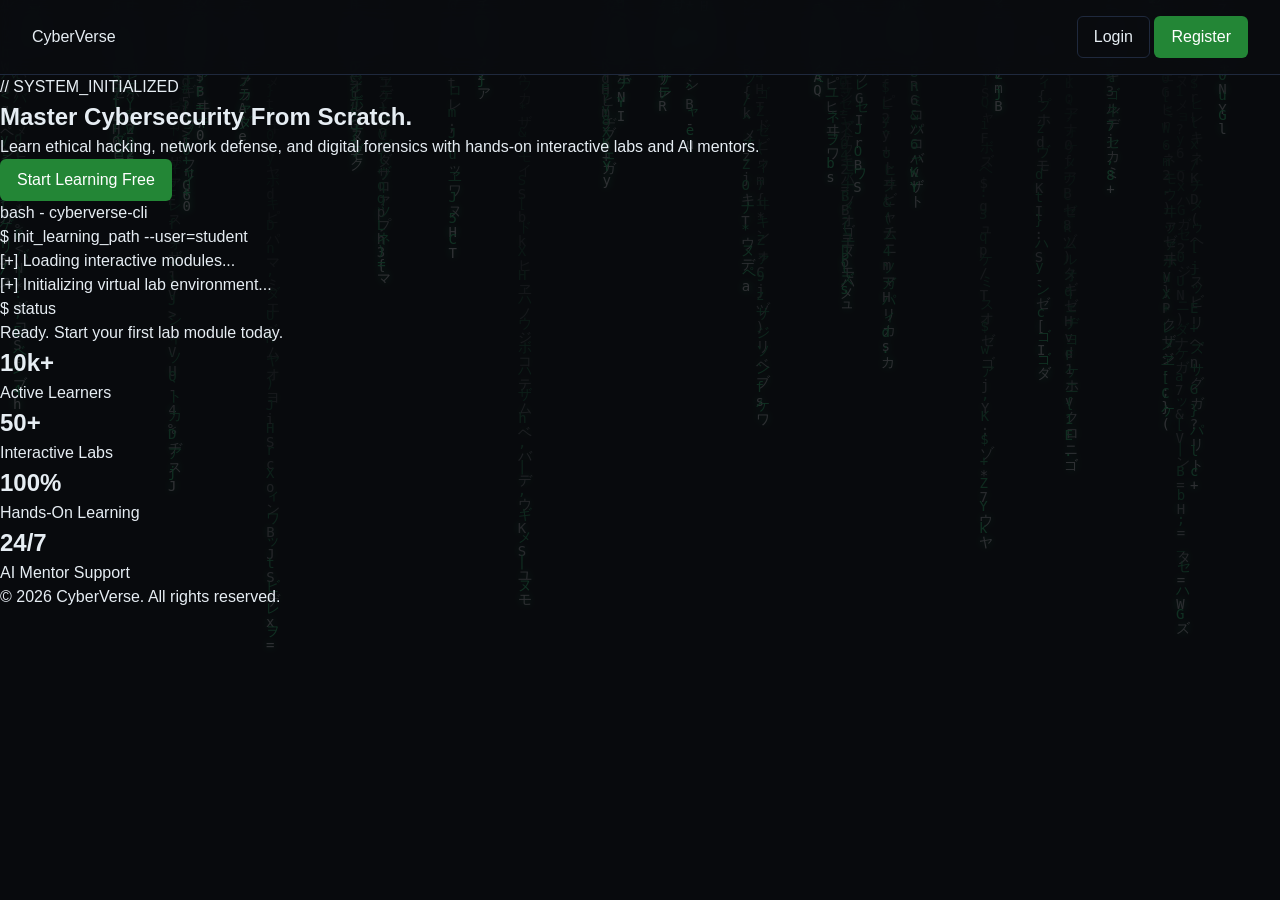
<file: cyberverse-frontend/index.html>
<!DOCTYPE html>
<html lang="en">

<head>
    <meta charset="UTF-8">
    <meta name="viewport" content="width=device-width, initial-scale=1.0">
    <title>CyberVerse — Master Cybersecurity</title>
    <link rel="stylesheet" href="css/style.css">
    <link rel="stylesheet" href="css/auth.css">
</head>

<body>

    <!-- Hacker Matrix Background -->
    <canvas id="matrixCanvas"></canvas>

    <!-- Top Navigation Bar -->
    <header class="navbar">
        <div class="logo">
            CyberVerse
        </div>

        <!-- Login and Register options in Navigation Bar -->
        <div id="navAuthArea" class="nav-buttons">
            <a href="login.html" class="btn btn-ghost">Login</a>
            <a href="register.html" class="btn btn-primary">Register</a>
        </div>
    </header>

    <main>
        <!-- Hero Section -->
        <section class="hero">
            <div>
                <p class="terminal-label">// SYSTEM_INITIALIZED</p>
                <h1>Master <span>Cybersecurity</span> From Scratch.</h1>
                <p class="hero-text">
                    Learn ethical hacking, network defense, and digital forensics with hands-on interactive labs and AI mentors.
                </p>
                <div class="hero-buttons">
                    <a href="register.html" class="btn btn-primary">Start Learning Free</a>
                </div>
            </div>

            <!-- Terminal Component -->
            <div class="terminal">
                <div class="terminal-header">
                    <span class="terminal-dot"></span>
                    <span class="terminal-dot"></span>
                    <span class="terminal-dot"></span>
                    <span class="terminal-title">bash - cyberverse-cli</span>
                </div>
                <div class="terminal-body">
                    <p class="green">$ init_learning_path --user=student</p>
                    <p class="output">[+] Loading interactive modules...</p>
                    <p class="output">[+] Initializing virtual lab environment...</p>
                    <p class="green">$ status</p>
                    <p class="output">Ready. Start your first lab module today.</p>
                </div>
            </div>
        </section>

        <!-- Stats Section -->
        <section class="stats">
            <div class="stat-card">
                <h2>10k+</h2>
                <p>Active Learners</p>
            </div>
            <div class="stat-card">
                <h2>50+</h2>
                <p>Interactive Labs</p>
            </div>
            <div class="stat-card">
                <h2>100%</h2>
                <p>Hands-On Learning</p>
            </div>
            <div class="stat-card">
                <h2>24/7</h2>
                <p>AI Mentor Support</p>
            </div>
        </section>
    </main>

    <footer>
        <p class="copyright">&copy; 2026 CyberVerse. All rights reserved.</p>
    </footer>

    <!-- Scripts -->
    <script src="js/script.js"></script>
    <script src="js/auth.js"></script>
</body>

</html>
</file>
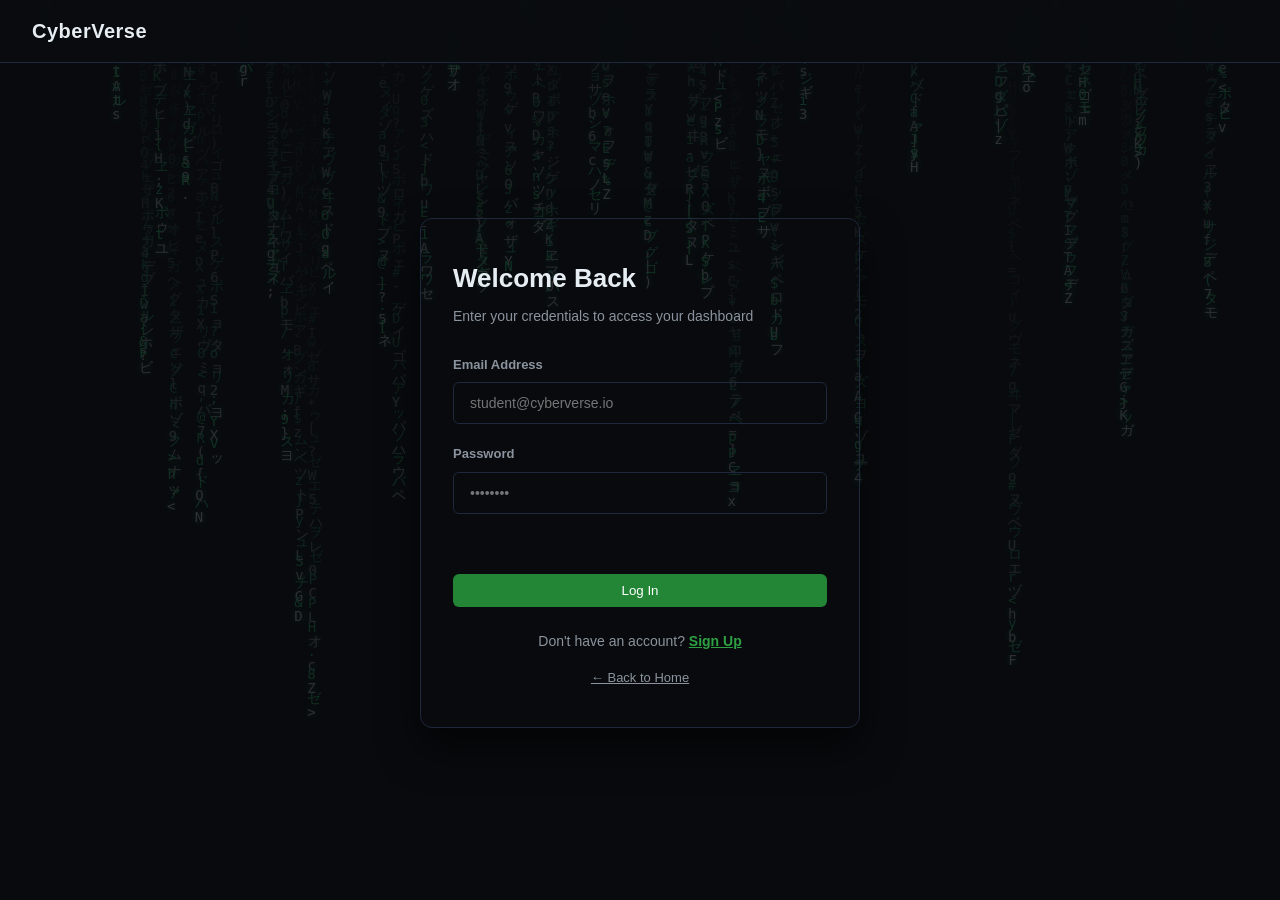
<file: cyberverse-frontend/dashboard.html>
<!DOCTYPE html>
<html lang="en">

<head>
    <meta charset="UTF-8">
    <meta name="viewport" content="width=device-width, initial-scale=1.0">
    <title>CyberVerse — Dashboard</title>
    <link rel="stylesheet" href="css/style.css">
    <link rel="stylesheet" href="css/auth.css">
</head>

<body>

    <canvas id="matrixCanvas"></canvas>

    <header class="navbar">

        <div class="logo">
            <a href="index.html">CyberVerse</a>
        </div>

        <div class="profile-dropdown">
            <button id="avatarBtn" class="avatar-btn" aria-label="User Menu">
                <img id="userAvatarImg" src="" alt="Profile" style="display: none;">
                <svg id="defaultAvatarSvg" width="24" height="24" viewBox="0 0 24 24" fill="currentColor">
                    <path d="M12 2C6.48 2 2 6.48 2 12s4.48 10 10 10 10-4.48 10-10S17.52 2 12 2zm0 3c1.66 0 3 1.34 3 3s-1.34 3-3 3-3-1.34-3-3 1.34-3 3-3zm0 14.2c-2.5 0-4.71-1.28-6-3.22.03-1.99 4-3.08 6-3.08 1.99 0 5.97 1.09 6 3.08-1.29 1.94-3.5 3.22-6 3.22z"/>
                </svg>
            </button>
            
            <div id="dropdownMenu" class="dropdown-content">
                <a href="index.html">Home</a>
                <a href="roadmaps.html">Roadmaps</a>
                <a href="courses.html">Courses</a>
                <a href="labs.html">Labs</a>
                <a href="ai-mentors.html">AI Mentors</a>
                <a href="#" id="openSettingsBtn">Settings</a>
                <a href="#" id="logoutBtn" class="dropdown-logout">Logout</a>
            </div>
        </div>

    </header>

    <!-- Hidden file input triggered by Settings option -->
    <input type="file" id="profilePicInput" accept="image/*" style="display: none;">

    <main class="dashboard-container">

        <section class="dashboard-header">
            <div>
                <p class="dashboard-label">// USER DASHBOARD</p>
                <h1>Welcome, <span id="userName">Student</span></h1>
                <p id="userEmail"></p>
            </div>
        </section>

        <section class="dashboard-stats">
            <div class="dashboard-card">
                <span>📚</span>
                <h2 id="completedLessons">0</h2>
                <p>Lessons Completed</p>
            </div>

            <div class="dashboard-card">
                <span>🧪</span>
                <h2 id="completedLabs">0</h2>
                <p>Labs Completed</p>
            </div>

            <div class="dashboard-card">
                <span>🎯</span>
                <h2 id="quizScore">0%</h2>
                <p>Quiz Average</p>
            </div>
        </section>

        <section class="progress-section">
            <h2>Your Learning Progress</h2>
            <div class="progress-bar">
                <div id="progressFill" class="progress-fill"></div>
            </div>
            <p id="progressText">0% completed</p>
        </section>

        <section class="modules">
            <h2>Learning Modules</h2>

            <div class="module-list">
                <div class="module-row">
                    <span>01</span>
                    <div>
                        <h3>Cybersecurity Fundamentals</h3>
                        <p>Computers, networks and security basics.</p>
                    </div>
                    <button class="module-btn">Start</button>
                </div>

                <div class="module-row">
                    <span>02</span>
                    <div>
                        <h3>Security Hygiene</h3>
                        <p>Passwords, MFA and safe browsing.</p>
                    </div>
                    <button class="module-btn">Start</button>
                </div>

                <div class="module-row">
                    <span>03</span>
                    <div>
                        <h3>Common Cyber Threats</h3>
                        <p>Phishing, malware and social engineering.</p>
                    </div>
                    <button class="module-btn">Start</button>
                </div>

                <div class="module-row">
                    <span>04</span>
                    <div>
                        <h3>Defense Basics</h3>
                        <p>Firewalls, encryption and authentication.</p>
                    </div>
                    <button class="module-btn">Start</button>
                </div>

                <div class="module-row">
                    <span>05</span>
                    <div>
                        <h3>Practical Security Labs</h3>
                        <p>Practice cybersecurity concepts.</p>
                    </div>
                    <button class="module-btn">Start</button>
                </div>
            </div>
        </section>

    </main>

    <script src="js/script.js"></script>
    <script src="js/auth.js"></script>

    <script>
        const avatarBtn = document.getElementById('avatarBtn');
        const dropdownMenu = document.getElementById('dropdownMenu');

        avatarBtn.addEventListener('click', (e) => {
            e.stopPropagation();
            dropdownMenu.classList.toggle('show');
        });

        document.addEventListener('click', () => {
            if (dropdownMenu.classList.contains('show')) {
                dropdownMenu.classList.remove('show');
            }
        });
    </script>

</body>
</html>
</file>
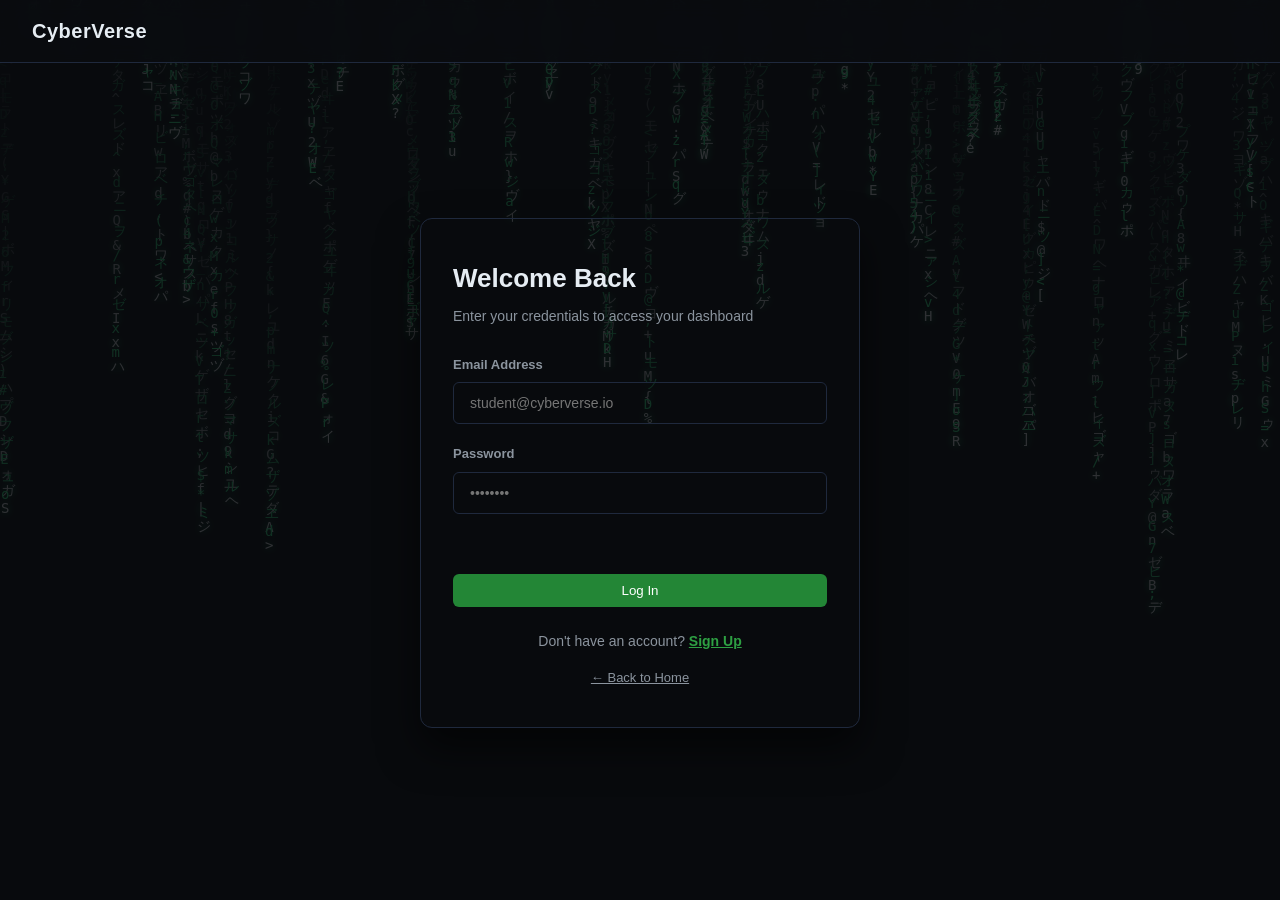
<file: cyberverse-frontend/login.html>
<!DOCTYPE html>
<html lang="en">

<head>
    <meta charset="UTF-8">
    <meta name="viewport" content="width=device-width, initial-scale=1.0">
    <title>CyberVerse — Login</title>
    <link rel="stylesheet" href="css/style.css">
    <link rel="stylesheet" href="css/auth.css">
</head>

<body>

    <!-- Background Matrix Animation -->
    <canvas id="matrixCanvas"></canvas>

    <!-- Top Navigation Header -->
    <header class="navbar">
        <div class="logo">
            <a href="index.html">CyberVerse</a>
        </div>

    </header>

    <div class="auth-page">
        <div class="auth-container">
            <div class="auth-card">
                <h1>Welcome Back</h1>
                <p class="auth-subtitle">Enter your credentials to access your dashboard</p>

                <form id="loginForm">
                    <label for="email">Email Address</label>
                    <input type="email" id="email" placeholder="student@cyberverse.io" required>

                    <label for="password">Password</label>
                    <input type="password" id="password" placeholder="••••••••" required>

                    <div id="formError" class="form-error"></div>

                    <button type="submit" class="btn btn-primary auth-button">Log In</button>
                </form>

                <p class="auth-bottom">
                    Don't have an account? <a href="register.html">Sign Up</a>
                </p>
                <a href="index.html" class="back-home">&larr; Back to Home</a>
            </div>
        </div>
    </div>

    <script src="js/script.js"></script>
    <script src="js/auth.js"></script>
</body>

</html>
</file>
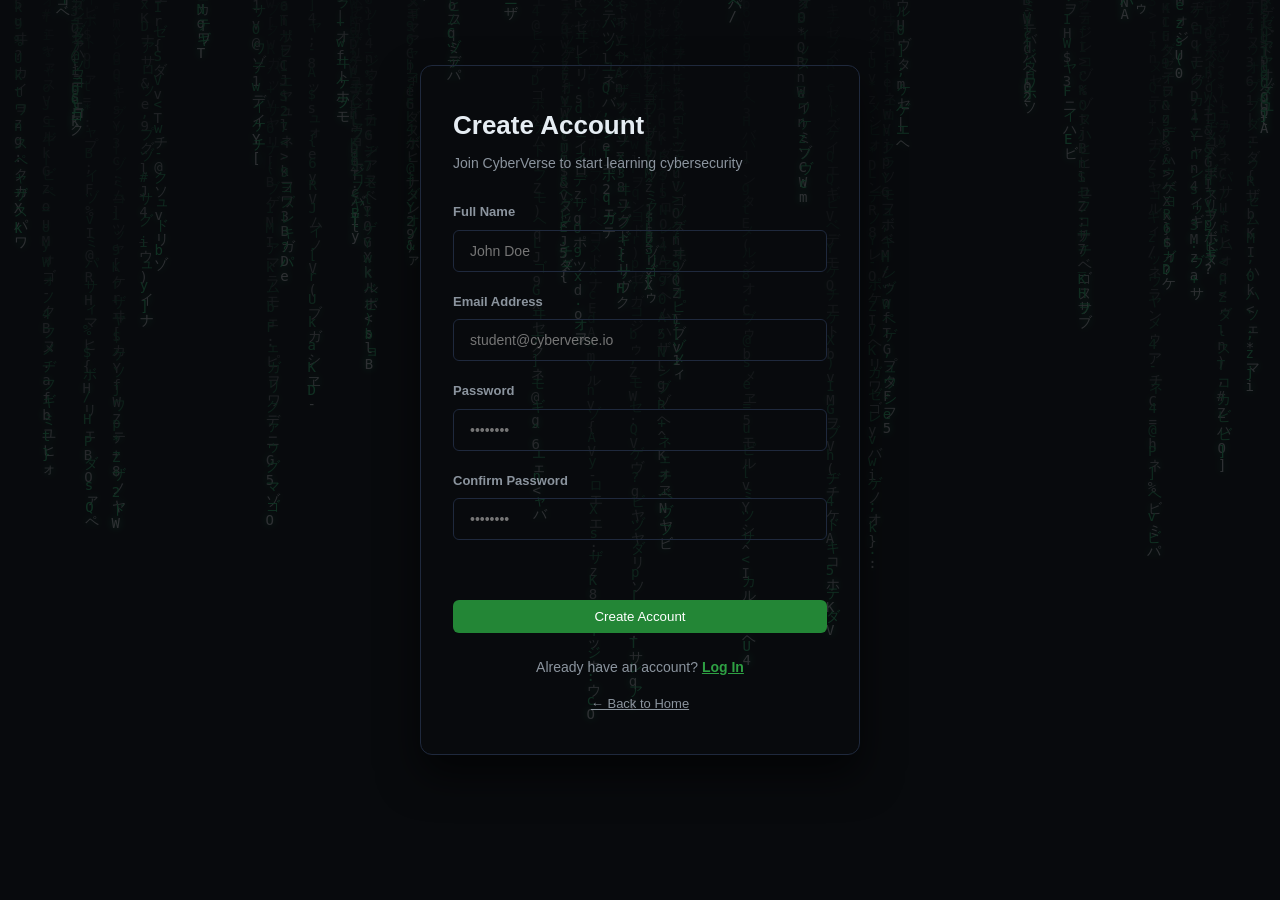
<file: cyberverse-frontend/register.html>
<!DOCTYPE html>
<html lang="en">

<head>
    <meta charset="UTF-8">
    <meta name="viewport" content="width=device-width, initial-scale=1.0">
    <title>CyberVerse — Register</title>
    <link rel="stylesheet" href="css/style.css">
    <link rel="stylesheet" href="css/auth.css">
</head>

<body>

    <canvas id="matrixCanvas"></canvas>

    <div class="auth-page">
        <div class="auth-container">
            <div class="auth-card">
                <h1>Create Account</h1>
                <p class="auth-subtitle">Join CyberVerse to start learning cybersecurity</p>

                <form id="registerForm">
                    <label for="fullName">Full Name</label>
                    <input type="text" id="fullName" placeholder="John Doe" required>

                    <label for="email">Email Address</label>
                    <input type="email" id="email" placeholder="student@cyberverse.io" required>

                    <label for="password">Password</label>
                    <input type="password" id="password" placeholder="••••••••" required>

                    <label for="confirmPassword">Confirm Password</label>
                    <input type="password" id="confirmPassword" placeholder="••••••••" required>

                    <div id="formError" class="form-error"></div>

                    <button type="submit" class="btn btn-primary auth-button">Create Account</button>
                </form>

                <p class="auth-bottom">
                    Already have an account? <a href="login.html">Log In</a>
                </p>
                <a href="index.html" class="back-home">&larr; Back to Home</a>
            </div>
        </div>
    </div>

    <script src="js/script.js"></script>
    <script src="js/auth.js"></script>
</body>

</html>
</file>
<file: cyberverse-frontend/css/style.css>
/* ==========================================================================
   1. GLOBAL VARIABLES & RESET
   ========================================================================== */
:root {
    --bg-dark: #0a0c10;
    --card-bg: rgba(18, 22, 31, 0.75);
    --border: #1f293d;
    --text: #e6edf3;
    --muted: #8b949e;
    --green: #2ea043;
    --green-glow: rgba(46, 160, 67, 0.4);
    --red: #f85149;
    --primary: #238636;
    --primary-hover: #2ea043;
    --font-family: -apple-system, BlinkMacSystemFont, "Segoe UI", Roboto, Helvetica, Arial, sans-serif;
}

* {
    box-sizing: border-box;
    margin: 0;
    padding: 0;
}

body {
    background-color: var(--bg-dark);
    color: var(--text);
    font-family: var(--font-family);
    min-height: 100vh;
    overflow-x: hidden;
    position: relative;
    line-height: 1.5;
}

/* Background Canvas for Matrix Effect */
#matrixCanvas {
    position: fixed;
    top: 0;
    left: 0;
    width: 100vw;
    height: 100vh;
    z-index: -1;
    opacity: 0.15;
    pointer-events: none;
}

/* ==========================================================================
   2. NAVBAR & NAVIGATION
   ========================================================================== */
.navbar {
    display: flex;
    align-items: center;
    justify-content: space-between;
    padding: 1rem 2rem;
    background: rgba(10, 12, 16, 0.85);
    backdrop-filter: blur(10px);
    border-bottom: 1px solid var(--border);
    position: sticky;
    top: 0;
    z-index: 100;
}

.logo a {
    font-size: 1.25rem;
    font-weight: 700;
    color: var(--text);
    text-decoration: none;
    letter-spacing: 0.5px;
}

.logo a:hover {
    color: var(--green);
}

/* Profile Dropdown Container */
.profile-dropdown {
    position: relative;
}

/* Updated Avatar Button - Support for Uploaded Profile Pictures */
.avatar-btn {
    background: transparent;
    border: 1px solid var(--border);
    color: var(--text);
    width: 42px;
    height: 42px;
    border-radius: 50%;
    display: flex;
    align-items: center;
    justify-content: center;
    cursor: pointer;
    transition: all 0.25s ease;
    overflow: hidden;
    padding: 0;
}

.avatar-btn:hover {
    border-color: var(--green);
    box-shadow: 0 0 8px var(--green-glow);
}

.avatar-btn img {
    width: 100%;
    height: 100%;
    object-fit: cover;
    border-radius: 50%;
}

/* Dropdown Menu */
.dropdown-content {
    display: none;
    position: absolute;
    right: 0;
    top: 50px;
    background: rgba(18, 22, 31, 0.95);
    backdrop-filter: blur(12px);
    border: 1px solid var(--border);
    border-radius: 8px;
    min-width: 180px;
    box-shadow: 0 8px 24px rgba(0, 0, 0, 0.5);
    z-index: 1000;
    overflow: hidden;
}

.dropdown-content.show {
    display: block;
}

.dropdown-content a {
    display: block;
    padding: 10px 16px;
    color: var(--text);
    text-decoration: none;
    font-size: 0.9rem;
    transition: background 0.2s ease;
}

.dropdown-content a:hover {
    background: rgba(255, 255, 255, 0.05);
    color: var(--green);
}

.dropdown-content .dropdown-logout {
    border-top: 1px solid var(--border);
    color: var(--red);
}

.dropdown-content .dropdown-logout:hover {
    background: rgba(248, 81, 73, 0.1);
    color: var(--red);
}

/* ==========================================================================
   3. BUTTONS & UI COMPONENTS
   ========================================================================== */
.btn {
    padding: 8px 16px;
    border-radius: 6px;
    font-weight: 500;
    text-decoration: none;
    display: inline-block;
    cursor: pointer;
    border: 1px solid transparent;
    transition: all 0.2s ease;
}

.btn-primary {
    background-color: var(--primary);
    color: #ffffff;
}

.btn-primary:hover {
    background-color: var(--primary-hover);
}

.btn-ghost {
    background: transparent;
    color: var(--text);
    border-color: var(--border);
}

.btn-ghost:hover {
    border-color: var(--muted);
}

/* ==========================================================================
   4. DASHBOARD CONTAINER & LAYOUT
   ========================================================================== */
.dashboard-container {
    max-width: 1100px;
    margin: 2rem auto;
    padding: 0 1.5rem;
}

.dashboard-header {
    margin-bottom: 2rem;
}

.dashboard-label {
    font-family: monospace;
    color: var(--green);
    font-size: 0.85rem;
    margin-bottom: 0.25rem;
}

.dashboard-header h1 {
    font-size: 2rem;
    font-weight: 600;
}

.dashboard-header #userEmail {
    font-size: 0.9rem;
    color: var(--muted);
    margin-top: 0.25rem;
}

/* Dashboard Cards / Grid */
.dashboard-stats {
    display: grid;
    grid-template-columns: repeat(auto-fit, minmax(220px, 1fr));
    gap: 1.5rem;
    margin-bottom: 2.5rem;
}

.dashboard-card {
    background: var(--card-bg);
    border: 1px solid var(--border);
    border-radius: 10px;
    padding: 1.5rem;
    text-align: center;
    backdrop-filter: blur(8px);
}

.dashboard-card span {
    font-size: 2rem;
    display: block;
    margin-bottom: 0.5rem;
}

.dashboard-card h2 {
    font-size: 1.8rem;
    color: var(--green);
}

.dashboard-card p {
    color: var(--muted);
    font-size: 0.85rem;
    margin-top: 0.25rem;
}

/* Progress Section */
.progress-section {
    background: var(--card-bg);
    border: 1px solid var(--border);
    border-radius: 10px;
    padding: 1.5rem;
    margin-bottom: 2.5rem;
}

.progress-section h2 {
    font-size: 1.2rem;
    margin-bottom: 1rem;
}

.progress-bar {
    width: 100%;
    height: 10px;
    background: rgba(255, 255, 255, 0.08);
    border-radius: 5px;
    overflow: hidden;
    margin-bottom: 0.5rem;
}

.progress-fill {
    height: 100%;
    width: 0%;
    background: var(--green);
    transition: width 0.4s ease;
}

#progressText {
    font-size: 0.85rem;
    color: var(--muted);
}

/* Modules Section */
.modules h2 {
    font-size: 1.3rem;
    margin-bottom: 1rem;
}

.module-list {
    display: flex;
    flex-direction: column;
    gap: 1rem;
}

.module-row {
    display: flex;
    align-items: center;
    background: var(--card-bg);
    border: 1px solid var(--border);
    border-radius: 8px;
    padding: 1rem 1.25rem;
    gap: 1.25rem;
}

.module-row > span {
    font-family: monospace;
    font-weight: bold;
    color: var(--green);
    font-size: 1.1rem;
}

.module-row div {
    flex: 1;
}

.module-row h3 {
    font-size: 1rem;
    margin-bottom: 0.2rem;
}

.module-row p {
    font-size: 0.85rem;
    color: var(--muted);
}

.module-btn {
    background: transparent;
    border: 1px solid var(--green);
    color: var(--green);
    padding: 6px 16px;
    border-radius: 4px;
    cursor: pointer;
    transition: all 0.2s ease;
}

.module-btn:hover {
    background: var(--green);
    color: #ffffff;
}

/* Responsive Rules */
@media (max-width: 600px) {
    .module-row {
        flex-direction: column;
        align-items: flex-start;
    }
    
    .module-btn {
        width: 100%;
        margin-top: 0.5rem;
    }
}
</file>
<file: cyberverse-frontend/css/auth.css>
/* AUTH & DASHBOARD STYLING */

.auth-page {
    min-height: calc(100vh - 80px);
    display: flex;
    align-items: center;
    justify-content: center;
    padding: 40px 20px;
}

.auth-container {
    width: 100%;
    max-width: 440px;
}

.auth-card {
    background: var(--panel);
    border: 1px solid var(--border);
    border-radius: 12px;
    padding: 40px 32px;
    box-shadow: 0 20px 40px rgba(0, 0, 0, 0.6);
}

.auth-logo {
    font-family: var(--font-mono);
    font-size: 20px;
    font-weight: bold;
    color: var(--text);
    margin-bottom: 24px;
    text-transform: none !important;
}

.auth-logo span {
    color: var(--green);
}

.auth-card h1 {
    font-size: 26px;
    margin-bottom: 8px;
}

.auth-subtitle {
    color: var(--muted);
    font-size: 14px;
    margin-bottom: 28px;
}

.auth-card form {
    display: flex;
    flex-direction: column;
}

.auth-card label {
    font-size: 13px;
    color: var(--muted);
    margin-bottom: 8px;
    font-weight: bold;
}

.auth-card input {
    background: var(--panel-light);
    border: 1px solid var(--border);
    border-radius: 6px;
    padding: 12px 16px;
    color: var(--text);
    font-size: 14px;
    margin-bottom: 20px;
    outline: none;
    transition: border-color 0.25s;
}

.auth-card input:focus {
    border-color: var(--green);
}

.auth-button {
    width: 100%;
    margin-top: 10px;
}

.form-error {
    color: var(--red);
    font-size: 13px;
    margin-bottom: 12px;
    min-height: 18px;
}

.auth-bottom {
    margin-top: 24px;
    font-size: 14px;
    color: var(--muted);
    text-align: center;
}

.auth-bottom a {
    color: var(--green);
    font-weight: bold;
}

.auth-bottom a:hover {
    text-decoration: underline;
}

.back-home {
    display: block;
    text-align: center;
    margin-top: 16px;
    font-size: 13px;
    color: var(--muted);
    transition: color 0.2s;
}

.back-home:hover {
    color: var(--green);
}

.dashboard-container {
    max-width: 1200px;
    margin: 0 auto;
    padding: 40px 6%;
}

.dashboard-header {
    margin-bottom: 32px;
}

.dashboard-label {
    color: var(--green);
    font-family: var(--font-mono);
    font-size: 13px;
    margin-bottom: 8px;
}

.dashboard-header h1 {
    font-size: 32px;
}

.dashboard-header h1 span {
    color: var(--green);
}

#userEmail {
    color: var(--muted);
    font-size: 14px;
    margin-top: 4px;
}

.dashboard-stats {
    display: grid;
    grid-template-columns: repeat(auto-fit, minmax(220px, 1fr));
    gap: 20px;
    margin-bottom: 40px;
}

.dashboard-card {
    background: var(--panel);
    border: 1px solid var(--border);
    border-radius: 10px;
    padding: 24px;
}

.dashboard-card span {
    font-size: 24px;
}

.dashboard-card h2 {
    font-size: 32px;
    color: var(--green);
    margin: 10px 0 4px 0;
}

.dashboard-card p {
    color: var(--muted);
    font-size: 14px;
}

.progress-section {
    background: var(--panel);
    border: 1px solid var(--border);
    border-radius: 10px;
    padding: 24px;
    margin-bottom: 40px;
}

.progress-section h2 {
    font-size: 18px;
    margin-bottom: 16px;
}

.progress-bar {
    width: 100%;
    height: 10px;
    background: var(--panel-light);
    border-radius: 5px;
    overflow: hidden;
    margin-bottom: 8px;
}

.progress-fill {
    width: 0%;
    height: 100%;
    background: var(--green);
    transition: width 0.4s ease;
}

#progressText {
    font-size: 13px;
    color: var(--muted);
}

.modules h2 {
    font-size: 22px;
    margin-bottom: 20px;
}

.module-list {
    display: flex;
    flex-direction: column;
    gap: 12px;
}

.module-row {
    display: flex;
    align-items: center;
    background: var(--panel);
    border: 1px solid var(--border);
    border-radius: 8px;
    padding: 18px 24px;
    gap: 20px;
}

.module-row span {
    font-family: var(--font-mono);
    color: var(--green);
    font-weight: bold;
    font-size: 18px;
}

.module-row div {
    flex: 1;
}

.module-row h3 {
    font-size: 16px;
    margin-bottom: 4px;
}

.module-row p {
    font-size: 13px;
    color: var(--muted);
}

.module-btn {
    background: transparent;
    border: 1px solid var(--border);
    color: var(--text);
    padding: 8px 16px;
    border-radius: 6px;
    cursor: pointer;
    font-size: 13px;
    font-weight: bold;
    transition: 0.2s ease;
}

.module-btn:hover {
    border-color: var(--green);
    color: var(--green);
}
</file>
